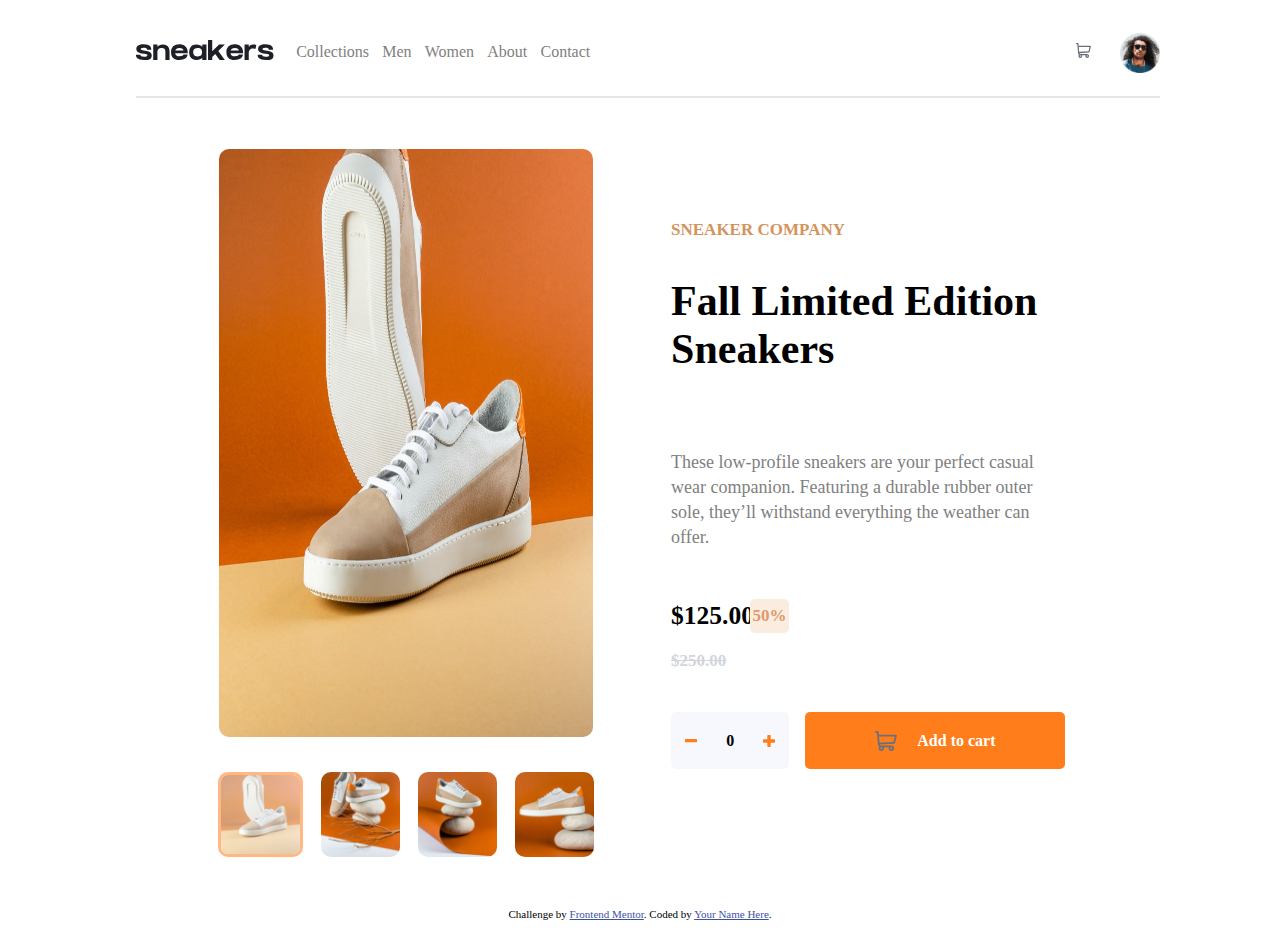
<file: index.html>
<!DOCTYPE html>
<html lang="en">
<head>
  <meta charset="UTF-8">
  <meta name="viewport" content="width=device-width, initial-scale=1.0"> <!-- displays site properly based on user's device -->
  <link rel="stylesheet" href="mystyle.css">

  <link rel="icon" type="image/png" sizes="32x32" href="./images/favicon-32x32.png">
  
  <title>Frontend Mentor | E-commerce product page</title>

  <!-- Feel free to remove these styles or customise in your own stylesheet 👍 -->
</head>
<body>

  <div class="container">
    <div class="navbar">
      <div class="logo">
        <img src="images/logo.svg" alt="">
      </div>
      <div class="secciones">
        <a href="">Collections</a>
        <a href=""> Men</a>
       <a href="">Women</a>
        <a href="">  About</a>
        <a href="">Contact</a>
      </div>
      <div class="section-cart">
        <div class="btncart">
          <div class="cart">
            <img src="images/icon-cart.svg" alt="">
          </div>
          <div class="avatar">
            <img src="images/image-avatar.png" alt="">
          </div>
        </div>  
      </div>
    </div>
    <div class="content">
      
      <div class="product">
        <div class="img-product">
          <img src="images/image-product-1.jpg" alt="">
        </div>
        <div class="img-thumbnail">
          <img class="thumb-1" src="images/image-product-1-thumbnail.jpg" alt="">
          <img src="images/image-product-2-thumbnail.jpg" alt="">
          <img src="images/image-product-3-thumbnail.jpg" alt="">
          <img src="images/image-product-4-thumbnail.jpg" alt="">
        </div>
      </div>

      <div class="text">

        <div class="body-text">
          <div class="company">
            Sneaker Company
          </div>
          <div class="title-product">
           <h1> Fall Limited Edition Sneakers</h1>
          </div>
          <div class="description">
            <p>These low-profile sneakers are your perfect casual wear companion. Featuring a 
            durable rubber outer sole, they’ll withstand everything the weather can offer.</p>
          </div>
          <div class="price">
            <div class="price-product">
              <h2>$125.00</h2>
            </div>
            <div class="desc">
              50%
            </div>
            <div class="old-price">
              $250.00
            </div>
            
          </div>
          
          <div class="btn-buy">
            <div class="cant"> 
              <img src="images/icon-minus.svg" alt=""> 
              <p>0</p>
              <img src="images/icon-plus.svg" alt="">
            </div>
           <div class="add">
            <img src="images/icon-cart.svg" alt="">
            <p>Add to cart</p>
              
            </div>
          </div>
          
        </div>
       
      </div>
    </div>
    
  </div>
  <div class="attribution">
    Challenge by <a href="https://www.frontendmentor.io?ref=challenge" target="_blank">Frontend Mentor</a>. 
    Coded by <a href="#">Your Name Here</a>.
  </div>
</body>
</html>
</file>
<file: mystyle.css>
.attribution { font-size: 11px; text-align: center; }
.attribution a { color: hsl(228, 45%, 44%); }

html {
    overflow: hidden;
}
.container{
    display:grid;
    grid-template-columns: 10% 1fr 10%;
    grid-template-rows: 10% 1fr;
    width: 100vw;
    height: 100vh;
}

.navbar{
    grid-column: 2 ;
    grid-row:1 ;
    display: grid;
    grid-template-columns: 15%  1fr 55%;
    align-items: center;
    border-bottom: 2px solid rgb(231, 230, 230);
}

.logo{
    grid-column: 1;
}

.secciones{
    grid-column: 2;
    display: flex;
    justify-content: space-around;
}

.secciones a{
    text-decoration: none;
    color: gray;
}

.section-cart{
    grid-column:3;
    display:grid;
    grid-template-columns: 1fr 15%;
    width: auto;
    height: 20%;
}

.btncart{
    grid-column:2;
    display: flex;
    justify-content:space-between;
}

.cart img{
    width:15px;
    height:15px;      
}

.avatar img{
    width: 40px;    
    margin-top: -10px;

}

.content{
    padding: 4vw;
    grid-column: 2;
    grid-row:2;
    display: grid;
    grid-template-columns: 1fr 1fr ;
    gap: 5%;

}
.product{
    grid-column: 1;
    display: grid;
    grid-template-rows: 2fr 0fr;
    gap:5%;
    padding: 0% 5%;
}

.img-product{
    grid-row: 1;
    display: flex;
    justify-content: space-around;
}

.img-product img{
    width: 95%;
    border-radius: 10px;    
}

.img-thumbnail{
    grid-row: 2;
    display: flex;
    justify-content: space-around;    
}

.img-thumbnail img{
    width: 20%;
    border-radius: 10px;
}

.thumb-1{
    border:3px solid #ff7d1b;
    filter: opacity(55%);
}
.select{
    position: absolute;
}
.text{
    grid-column: 2;
    display: grid;
    grid-template-rows: 10% 1fr 10%;
}

.body-text{
    grid-row: 2;
    display:grid ;
    grid-template-rows:5% 27% 35% 20% 10%;
    grid-template-columns: 1fr 10%;
}

.company{
    grid-row: 1; 
    grid-column: 1;
    color: #d3945c;
    text-transform: uppercase;
    font-weight: bold;
    font-size: 17px;
}

.title-product{
    grid-row: 2;
    grid-column: 1;
    font-size: x-large;
    display: flex;
    align-items: center;
    font-size: 21px;
}

.description{
    grid-row: 3;
    grid-column: 1;
    font-size: large;
    color: gray;
    display: flex;
    align-items: center;
    line-height: 25px;
    font-size: 18px;
}

.price{
    grid-row: 4;
    grid-column: 1;
    display: grid;
    grid-template-columns: 20% 10% 1fr;
    grid-template-rows: 30% 50%;
    font-size: 17px;
}

.price-product{
    grid-column:1;
    grid-row: 1;
    display: flex;
    align-items: center;
}

.desc{
    grid-column:2;
    grid-row: 1;
    display: flex;
    align-items: center;
    justify-content: center;
    color: #e3976c;
    font-weight: bold;
    background-color: #faeddf;
    border-radius: 5px;
}

.old-price{
    grid-column:1;
    grid-row: 2;
    display: flex;
    align-items: center;
    text-decoration: line-through;
    color: #d2d5da;
    font-weight: bold;
}

.btn-buy{
    grid-row: 5;
    grid-column: 1;

    display: grid;
    grid-template-columns: 30% 1fr;
    gap: 4%;
}

.cant{
    grid-column: 1;
    background-color: #f7f8fd;
    border-radius: 5px;
    display: flex;
    align-items: center;
    justify-content: space-around;
    font-weight: bold;
}

.add{
    grid-column: 2;
    background-color: #ff7d1b;
    border-radius: 5px;
    display: flex;
    justify-content: center;
    align-items: center;
    color: white;
    font-weight: bold;
    gap: 8%;
}
</file>
